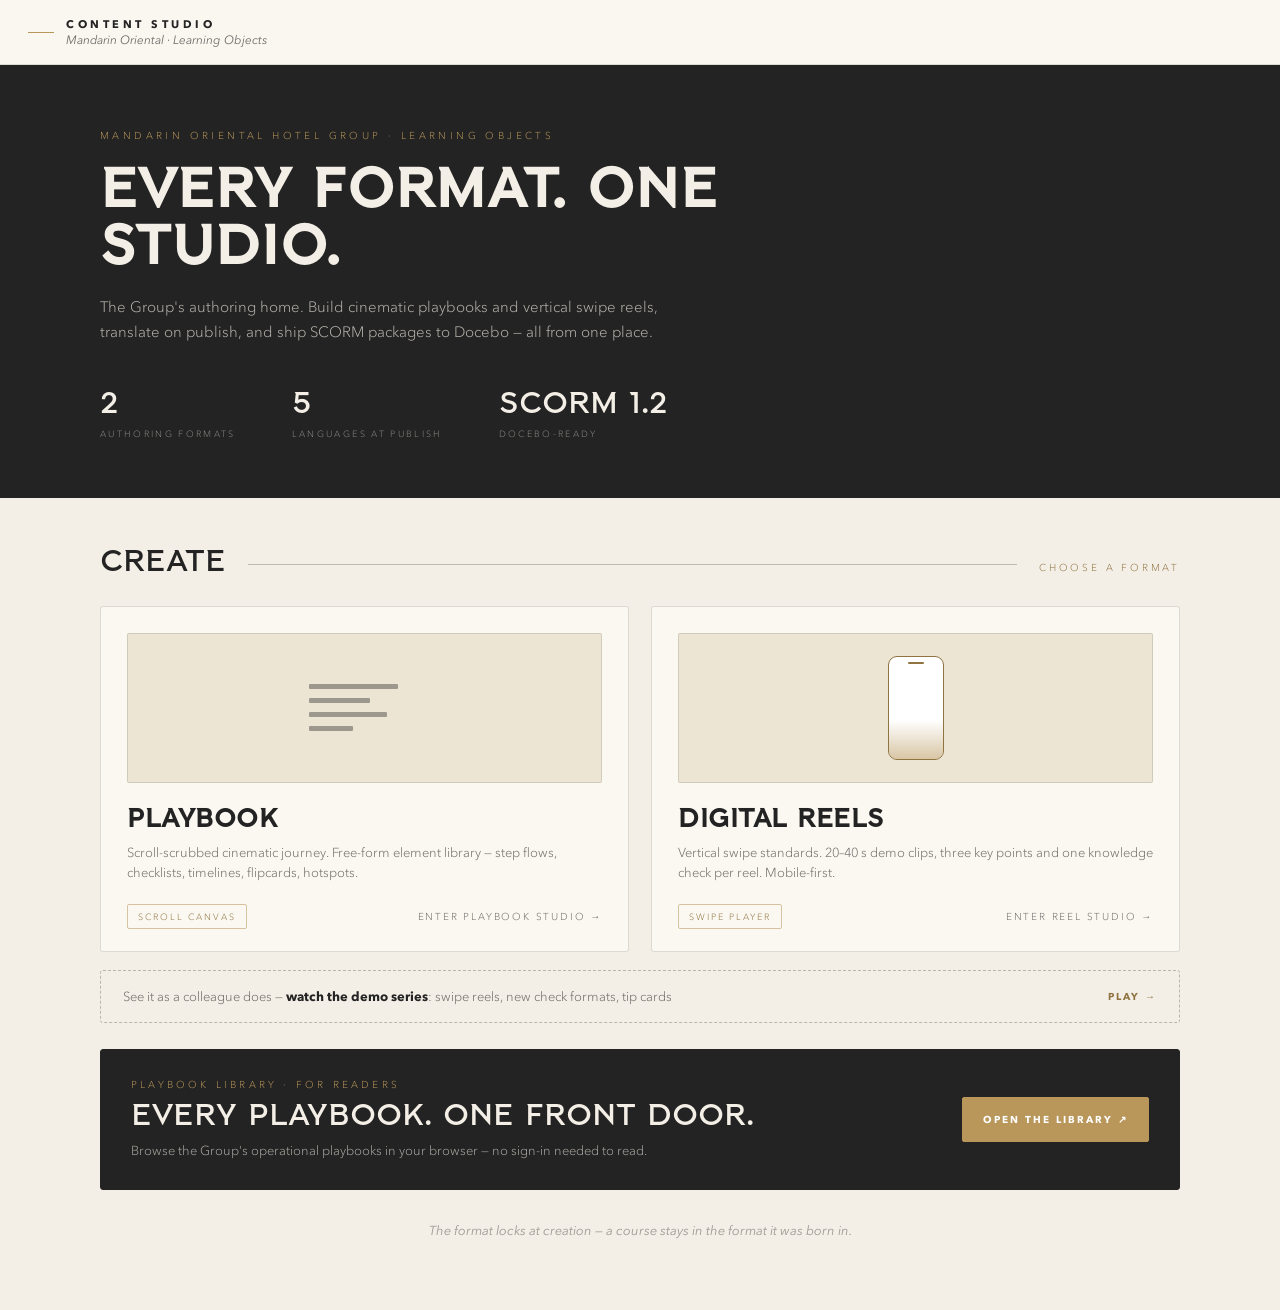
<file: index.html>
<!DOCTYPE html>
<html lang="en">
<head>
<meta charset="UTF-8">
<meta name="viewport" content="width=device-width, initial-scale=1.0">
<title>Content Studio — Mandarin Oriental</title>
<link rel="stylesheet" href="css/home.css">
</head>
<body class="home-body">

<!-- ======================= Top bar ======================= -->
<header class="topbar">
  <div class="topbar-brand">
    <span class="brand-rule"></span>
    <div>
      <div class="brand-word">CONTENT&nbsp;STUDIO</div>
      <div class="brand-sub">Mandarin Oriental · Learning Objects</div>
    </div>
  </div>
</header>

<!-- ======================= Hero ======================= -->
<section class="hero">
  <div class="hero-inner">
    <div class="hero-eyebrow">Mandarin Oriental Hotel Group · Learning Objects</div>
    <h1 class="hero-title">Every format. One studio.</h1>
    <p class="hero-sub">The Group's authoring home. Build cinematic playbooks and vertical swipe
      reels, translate on publish, and ship SCORM packages to Docebo — all from one place.</p>
    <div class="hero-stats">
      <div class="hstat"><div class="hstat-num">2</div><div class="hstat-label">Authoring formats</div></div>
      <div class="hstat"><div class="hstat-num">5</div><div class="hstat-label">Languages at publish</div></div>
      <div class="hstat"><div class="hstat-num">SCORM 1.2</div><div class="hstat-label">Docebo-ready</div></div>
    </div>
  </div>
</section>

<!-- ======================= Format picker ======================= -->
<main class="home-main">
  <div class="picker">
    <div class="section-head">
      <div class="section-title">Create</div>
      <span class="section-rule"></span>
      <div class="section-side">Choose a format</div>
    </div>

    <div class="format-grid">

      <!-- Playbook -->
      <a class="format-card" id="cardPlaybook" href="https://yuclem-creator.github.io/mo-people-culture-playbook/authoring-tool/">
        <div class="fc-art" aria-hidden="true">
          <div class="fc-doc">
            <span class="fc-line w80"></span>
            <span class="fc-line w55"></span>
            <span class="fc-line w70"></span>
            <span class="fc-line w40"></span>
          </div>
        </div>
        <h2 class="fc-name">Playbook</h2>
        <p class="fc-desc">Scroll-scrubbed cinematic journey. Free-form element library — step flows, checklists, timelines, flipcards, hotspots.</p>
        <div class="fc-foot">
          <span class="fc-chip">Scroll canvas</span>
          <span class="fc-go">Enter Playbook Studio <span class="fc-arrow">→</span></span>
        </div>
      </a>

      <!-- Digital Reels -->
      <a class="format-card" id="cardReels" href="reels.html">
        <div class="fc-art" aria-hidden="true">
          <div class="fc-phone">
            <span class="fc-phone-notch"></span>
            <span class="fc-phone-fill"></span>
          </div>
        </div>
        <h2 class="fc-name">Digital Reels</h2>
        <p class="fc-desc">Vertical swipe standards. 20–40 s demo clips, three key points and one knowledge check per reel. Mobile-first.</p>
        <div class="fc-foot">
          <span class="fc-chip">Swipe player</span>
          <span class="fc-go">Enter Reel Studio <span class="fc-arrow">→</span></span>
        </div>
      </a>

    </div>

    <!-- Live demo — the colleague experience -->
    <a class="demo-link" href="player.html">
      <span class="dl-text">See it as a colleague does — <b>watch the demo series</b>: swipe reels, new check formats, tip cards</span>
      <span class="dl-go">Play&nbsp;→</span>
    </a>

    <!-- Playbook Library — reader front door -->
    <a class="reader-banner" href="https://yuclem-creator.github.io/mo-people-culture-playbook/">
      <div class="rb-main">
        <span class="rb-eyebrow">Playbook Library · For readers</span>
        <span class="rb-title">Every playbook. One front door.</span>
        <span class="rb-sub">Browse the Group's operational playbooks in your browser — no sign-in needed to read.</span>
      </div>
      <span class="rb-go">Open the library&nbsp;↗</span>
    </a>

    <p class="picker-note">The format locks at creation — a course stays in the format it was born in.</p>
  </div>
</main>

</body>
</html>
</file>
<file: css/home.css>
/* ============================================================
   Content Studio — front door + Reel Studio library
   Light house style, consistent with the Playbook Library hub:
   ivory ground #f4efe6 · near-black #232323 · gold #b9975b
   Type: MO Exceptional (titles) · Avenir Next LT Pro (body)
   ============================================================ */

@font-face{
  font-family:"MO Exceptional";
  src:url("../fonts/MOExceptional-Regular.otf") format("opentype");
  font-weight:400;font-style:normal;font-display:swap;
}
@font-face{
  font-family:"Avenir Next LT Pro";
  src:url("../fonts/AvenirNextLTPro-Light.ttf") format("truetype");
  font-weight:300;font-style:normal;font-display:swap;
}
@font-face{
  font-family:"Avenir Next LT Pro";
  src:url("../fonts/AvenirNextLTPro-It.ttf") format("truetype");
  font-weight:300;font-style:italic;font-display:swap;
}
@font-face{
  font-family:"Avenir Next LT Pro";
  src:url("../fonts/AvenirNextLTPro-Bold.ttf") format("truetype");
  font-weight:600 700;font-style:normal;font-display:swap;
}
@font-face{
  font-family:"Avenir Next LT Pro";
  src:url("../fonts/AvenirNextLTPro-Heavy.ttf") format("truetype");
  font-weight:800;font-style:normal;font-display:swap;
}

:root{
  --ink:#232323;
  --ink-soft:rgba(35,35,35,.66);
  --ink-faint:rgba(35,35,35,.42);
  --cream:#f4efe6;
  --cream-card:#fbf8f1;
  --cream-art:#ece5d4;
  --ivory:#f4efe6;
  --gold:#b9975b;
  --gold-deep:#8f7340;
  --gold-soft:rgba(185,151,91,.55);
  --hairline:rgba(35,35,35,.14);
  --hairline-strong:rgba(35,35,35,.26);
  --serif:"MO Exceptional","Cormorant Garamond",Georgia,"Times New Roman",serif;
  --sans:"Avenir Next LT Pro","Inter","Helvetica Neue",Arial,sans-serif;
}

*{margin:0;padding:0;box-sizing:border-box}
html,body{height:100%}
body{font-family:var(--sans);font-weight:300;background:var(--cream);color:var(--ink);
  -webkit-font-smoothing:antialiased}

/* ---------- shared top bar (ivory, like the hub header) ---------- */
.topbar{display:flex;align-items:center;gap:28px;padding:16px 28px;
  border-bottom:1px solid var(--hairline);background:#faf7f0}
.topbar-brand{display:flex;align-items:center;gap:12px}
.brand-rule{width:26px;height:1px;background:var(--gold)}
.brand-word{font-size:11px;letter-spacing:.32em;font-weight:700;color:var(--ink)}
.brand-sub{font-family:var(--sans);font-style:italic;font-size:12px;color:var(--ink-soft)}
.topbar-spacer{flex:1}
.back-link{display:flex;align-items:center;gap:8px;text-decoration:none;
  font-size:10px;letter-spacing:.22em;text-transform:uppercase;color:var(--ink-soft);
  border:1px solid var(--hairline-strong);border-radius:2px;padding:9px 14px;
  transition:all .2s;white-space:nowrap;background:none}
.back-link:hover{border-color:var(--gold-deep);color:var(--ink)}
.gold-btn{background:var(--gold);border:1px solid var(--gold);border-radius:2px;color:#fff;
  font-family:var(--sans);font-size:10px;letter-spacing:.2em;text-transform:uppercase;font-weight:700;
  padding:11px 16px;cursor:pointer;transition:all .2s;text-decoration:none;white-space:nowrap}
.gold-btn:hover{background:var(--gold-deep);border-color:var(--gold-deep)}

/* ============================================================
   Front door
   ============================================================ */
.home-body{display:flex;flex-direction:column;min-height:100vh}

/* hero — near-black band, same gesture as the hub */
.hero{background:var(--ink);color:var(--ivory);padding:64px 28px 58px}
.hero-inner{max-width:1080px;margin:0 auto}
.hero-eyebrow{font-size:10px;letter-spacing:.34em;text-transform:uppercase;
  color:var(--gold);margin-bottom:20px}
.hero-title{font-family:var(--serif);font-size:54px;line-height:1.06;
  letter-spacing:.02em;color:var(--ivory);margin-bottom:18px;max-width:820px}
.hero-sub{font-size:14.5px;line-height:1.7;color:rgba(244,239,230,.72);max-width:560px}
.hero-stats{display:flex;gap:56px;margin-top:44px;flex-wrap:wrap}
.hstat-num{font-family:var(--serif);font-size:30px;color:var(--ivory);line-height:1}
.hstat-label{font-size:9px;letter-spacing:.26em;text-transform:uppercase;
  color:rgba(244,239,230,.5);margin-top:8px}

/* body — warm ivory */
.home-main{flex:1;padding:46px 28px 70px}
.picker{width:100%;max-width:1080px;margin:0 auto}
.section-head{display:flex;align-items:baseline;gap:22px;margin-bottom:26px}
.section-title{font-family:var(--serif);font-size:30px;color:var(--ink);white-space:nowrap}
.section-rule{flex:1;height:1px;background:var(--hairline-strong);transform:translateY(-6px)}
.section-side{font-size:10px;letter-spacing:.28em;text-transform:uppercase;color:var(--gold-deep);
  white-space:nowrap}

.format-grid{display:grid;grid-template-columns:1fr 1fr;gap:22px}
.format-card{display:flex;flex-direction:column;flex:1;min-width:0;text-decoration:none;color:var(--ink);
  border:1px solid var(--hairline);border-radius:3px;background:var(--cream-card);
  padding:26px 26px 22px;transition:border-color .25s,transform .25s,box-shadow .25s}
.format-card:hover{border-color:var(--gold);transform:translateY(-3px);
  box-shadow:0 20px 44px rgba(35,35,35,.12)}
.format-card:hover .fc-arrow{transform:translateX(4px)}
.format-card:hover .fc-go{color:var(--gold-deep)}

.fc-art{height:150px;display:flex;align-items:center;justify-content:center;
  border:1px solid var(--hairline);border-radius:2px;background:var(--cream-art);margin-bottom:22px}

/* playbook glyph — document lines */
.fc-doc{display:flex;flex-direction:column;gap:9px;width:112px}
.fc-line{display:block;height:5px;background:rgba(35,35,35,.4);border-radius:1px}
.fc-line.w80{width:80%}.fc-line.w55{width:55%}.fc-line.w70{width:70%}.fc-line.w40{width:40%}

/* reels glyph — phone frame */
.fc-phone{position:relative;width:56px;height:104px;border:1px solid var(--gold-deep);
  border-radius:9px;overflow:hidden;background:#fff}
.fc-phone-notch{position:absolute;top:5px;left:50%;transform:translateX(-50%);
  width:16px;height:2px;background:var(--gold-deep);border-radius:1px}
.fc-phone-fill{position:absolute;left:0;right:0;bottom:0;height:38%;
  background:linear-gradient(180deg,rgba(185,151,91,0),rgba(185,151,91,.55))}

.fc-name{font-family:var(--serif);font-size:25px;letter-spacing:.02em;color:var(--ink);margin-bottom:8px}
.fc-desc{font-size:12.5px;line-height:1.65;color:var(--ink-soft);margin-bottom:20px;flex:1}
.fc-foot{display:flex;align-items:center;justify-content:space-between;gap:10px;flex-wrap:wrap}
.fc-chip{font-size:9px;letter-spacing:.22em;text-transform:uppercase;color:var(--gold-deep);
  border:1px solid var(--gold-soft);border-radius:2px;padding:5px 10px;white-space:nowrap}
.fc-go{font-size:10px;letter-spacing:.18em;text-transform:uppercase;color:var(--ink-soft);
  transition:color .2s;white-space:nowrap}
.fc-arrow{display:inline-block;transition:transform .2s}

/* ---------- Playbook Library — reader banner (dark panel on ivory) ---------- */
.reader-banner{display:flex;align-items:center;gap:28px;margin-top:26px;
  text-decoration:none;color:var(--ivory);background:var(--ink);
  border:1px solid var(--ink);border-radius:3px;
  padding:28px 30px;transition:transform .25s,box-shadow .25s}
.reader-banner:hover{transform:translateY(-3px);box-shadow:0 20px 44px rgba(35,35,35,.22)}
.rb-main{flex:1;min-width:0;display:flex;flex-direction:column;gap:7px}
.rb-eyebrow{font-size:10px;letter-spacing:.32em;text-transform:uppercase;color:var(--gold)}
.rb-title{font-family:var(--serif);font-size:30px;line-height:1.15;color:var(--ivory)}
.rb-sub{font-size:12.5px;line-height:1.6;color:rgba(244,239,230,.66)}
.rb-go{flex:none;background:var(--gold);border:1px solid var(--gold);border-radius:2px;
  color:#fff;font-size:10px;letter-spacing:.2em;text-transform:uppercase;font-weight:700;
  padding:14px 20px;white-space:nowrap;transition:background .2s,border-color .2s}
.reader-banner:hover .rb-go{background:var(--gold-deep);border-color:var(--gold-deep)}

/* Demo entry — watch the colleague experience */
.demo-link{display:flex;align-items:center;gap:18px;margin-top:18px;
  text-decoration:none;color:var(--ink);
  border:1px dashed rgba(35,35,35,.28);border-radius:3px;padding:16px 22px;
  transition:border-color .2s,background .2s}
.demo-link:hover{border-color:var(--gold);background:rgba(185,151,91,.06)}
.dl-text{flex:1;min-width:0;font-size:12.5px;line-height:1.55;color:var(--ink-soft)}
.dl-text b{color:var(--ink);font-weight:700}
.dl-go{flex:none;font-size:10px;letter-spacing:.2em;text-transform:uppercase;font-weight:700;
  color:var(--gold-deep);white-space:nowrap}
.demo-row{display:flex;align-items:center;gap:16px;margin-top:22px;
  text-decoration:none;color:var(--ink);
  border:1px dashed rgba(35,35,35,.28);border-radius:3px;padding:16px 18px;
  transition:border-color .2s,background .2s}
.demo-row:hover{border-color:var(--gold);background:rgba(185,151,91,.06)}
button.demo-row{width:100%;background:none;font:inherit;text-align:left;cursor:pointer}
button.demo-row:disabled{opacity:.55;cursor:default}
.report-cfg-link{display:block;margin:8px 0 0 auto;background:none;border:none;cursor:pointer;
  font:inherit;font-size:11px;letter-spacing:.12em;text-transform:uppercase;
  color:var(--gold-deep);text-decoration:underline;text-underline-offset:3px}
.report-cfg{border:1px dashed rgba(35,35,35,.28);border-radius:3px;padding:16px 18px;margin-top:8px;
  background:rgba(185,151,91,.05)}
.report-cfg-note{margin:0 0 12px;font-size:12px;color:var(--ink-soft);line-height:1.5}
.report-cfg-grid{display:grid;grid-template-columns:1fr 1fr;gap:12px}
.report-cfg .fld{display:flex;flex-direction:column;gap:5px;margin-bottom:10px}
.report-cfg .fld span{font-size:10px;letter-spacing:.18em;text-transform:uppercase;color:var(--ink-soft)}
.report-cfg .fld input{font:inherit;font-size:13px;padding:8px 10px;border:1px solid rgba(35,35,35,.25);
  border-radius:3px;background:#fff;color:var(--ink)}
.report-cfg .fld input:focus{outline:none;border-color:var(--gold)}
.report-cfg-saved{margin:4px 0 0;font-size:11px;color:var(--gold-deep);letter-spacing:.08em}
.report-test-log{margin:10px 0 0;padding:10px 12px;background:#232323;color:#f0e9dc;
  font-size:11.5px;line-height:1.6;border-radius:3px;white-space:pre-wrap;word-break:break-word}
@media (max-width:640px){.report-cfg-grid{grid-template-columns:1fr}}
.dr-kicker{flex:none;font-size:9px;letter-spacing:.28em;text-transform:uppercase;color:var(--gold-deep);font-weight:700}
.dr-text{flex:1;min-width:0;font-size:12.5px;color:var(--ink-soft)}
.dr-go{flex:none;font-size:10px;letter-spacing:.2em;text-transform:uppercase;font-weight:700;color:var(--gold-deep)}

/* Duet — live demo banner */
.duet-banner{display:flex;align-items:center;gap:28px;margin-top:18px;
  text-decoration:none;color:var(--ink);background:linear-gradient(135deg,#f3e9d3,#efe2c6);
  border:1px solid var(--gold);border-radius:3px;
  padding:26px 30px;transition:transform .25s,box-shadow .25s}
.duet-banner:hover{transform:translateY(-3px);box-shadow:0 18px 40px rgba(143,115,64,.28)}
.db-main{flex:1;min-width:0;display:flex;flex-direction:column;gap:7px}
.db-eyebrow{font-size:10px;letter-spacing:.32em;text-transform:uppercase;color:var(--gold-deep);font-weight:700}
.db-title{font-family:var(--serif);font-size:28px;line-height:1.15;color:var(--ink)}
.db-sub{font-size:12.5px;line-height:1.6;color:var(--ink-soft)}
.db-go{flex:none;background:var(--ink);border:1px solid var(--ink);border-radius:2px;
  color:var(--cream);font-size:10px;letter-spacing:.2em;text-transform:uppercase;font-weight:700;
  padding:14px 20px;white-space:nowrap;transition:background .2s,border-color .2s}
.duet-banner:hover .db-go{background:var(--gold-deep);border-color:var(--gold-deep)}

.picker-note{margin-top:32px;text-align:center;font-family:var(--sans);font-style:italic;
  font-size:13px;color:var(--ink-faint)}

/* ============================================================
   Reel Studio — library
   ============================================================ */
.lib-body{display:flex;flex-direction:column;height:100vh;overflow:hidden}
.lib-main{flex:1;overflow-y:auto;padding:46px 28px 70px}
.lib{width:100%;max-width:1080px;margin:0 auto}
.lib-title{font-family:var(--serif);font-size:38px;color:var(--ink);margin-bottom:6px}
.lib-sub{font-size:13.5px;color:var(--ink-soft);margin-bottom:30px}

.series-list{display:flex;flex-direction:column;gap:12px}
.series-row{display:flex;align-items:center;gap:18px;text-decoration:none;color:var(--ink);
  border:1px solid var(--hairline);border-radius:2px;background:var(--cream-card);
  padding:18px 20px;cursor:pointer;transition:border-color .2s,box-shadow .2s}
.series-row:hover{border-color:var(--gold);box-shadow:0 10px 26px rgba(35,35,35,.08)}
.sr-mono{width:40px;height:40px;flex:none;display:flex;align-items:center;justify-content:center;
  border:1px solid var(--gold-soft);border-radius:2px;background:var(--cream-art);
  font-family:var(--serif);font-size:19px;color:var(--gold-deep)}
.sr-main{flex:1;min-width:0}
.sr-title{font-family:var(--serif);font-size:20px;line-height:1.2;margin-bottom:4px;
  white-space:nowrap;overflow:hidden;text-overflow:ellipsis}
.sr-meta{font-size:9px;letter-spacing:.18em;text-transform:uppercase;color:var(--ink-faint)}
.sr-pill{font-size:9px;letter-spacing:.22em;text-transform:uppercase;flex:none;
  padding:5px 10px;border-radius:2px;border:1px solid var(--hairline-strong);color:var(--ink-soft)}
.sr-pill.published{border-color:var(--gold);color:var(--gold-deep);background:rgba(185,151,91,.1)}
.sr-date{font-size:10px;color:var(--ink-faint);flex:none;width:110px;text-align:right}
.sr-del{background:none;border:none;color:var(--ink-faint);cursor:pointer;
  font-size:15px;padding:6px;flex:none;transition:color .2s}
.sr-del:hover{color:#a55}

.lib-empty{border:1px dashed var(--hairline-strong);border-radius:3px;padding:56px 24px;
  display:flex;flex-direction:column;align-items:center;gap:16px;text-align:center;
  background:var(--cream-card)}
.lib-empty[hidden]{display:none}
.lib-empty-fan{font-family:var(--serif);font-size:46px;letter-spacing:.16em;
  color:transparent;-webkit-text-stroke:1px var(--gold-deep)}
.lib-empty p{font-family:var(--sans);font-style:italic;font-size:15px;color:var(--ink-faint)}

.lib-foot{margin-top:28px;text-align:center;font-family:var(--sans);font-style:italic;
  font-size:12px;color:var(--ink-faint)}

/* toasts */
.toast-host{position:fixed;bottom:22px;left:50%;transform:translateX(-50%);z-index:200;
  display:flex;flex-direction:column;gap:8px;align-items:center}
.stoast{background:rgba(35,35,35,.95);border:1px solid var(--gold);border-radius:2px;
  padding:11px 20px;font-family:var(--sans);font-style:italic;font-size:13px;color:var(--ivory);
  animation:stin .3s ease}
@keyframes stin{from{opacity:0;transform:translateY(6px)}to{opacity:1;transform:none}}

/* responsive */
@media(max-width:760px){
  .hero{padding:44px 22px 40px}
  .hero-title{font-size:36px}
  .hero-stats{gap:32px}
  .home-main{padding:34px 22px 56px}
  .format-grid{grid-template-columns:1fr}
  .section-title{font-size:25px}
  .reader-banner{flex-direction:column;align-items:flex-start;gap:18px}
  .rb-title{font-size:25px}
  .duet-banner{flex-direction:column;align-items:flex-start;gap:16px;padding:22px}
  .db-title{font-size:24px}
  .lib-main{padding:34px 22px 56px}
  .sr-date{display:none}
  .topbar{flex-wrap:wrap;gap:12px}
}
.report-cfg .fld-check{flex-direction:row;align-items:center;gap:8px}
.report-cfg .fld-check input{width:auto;padding:0;border:none}
.report-cfg .fld-check span{font-size:11px;letter-spacing:.04em;text-transform:none;color:var(--ink-soft)}
.report-status{margin:-6px 0 10px;font-size:11.5px;color:var(--ink-soft);letter-spacing:.02em}
</file>
